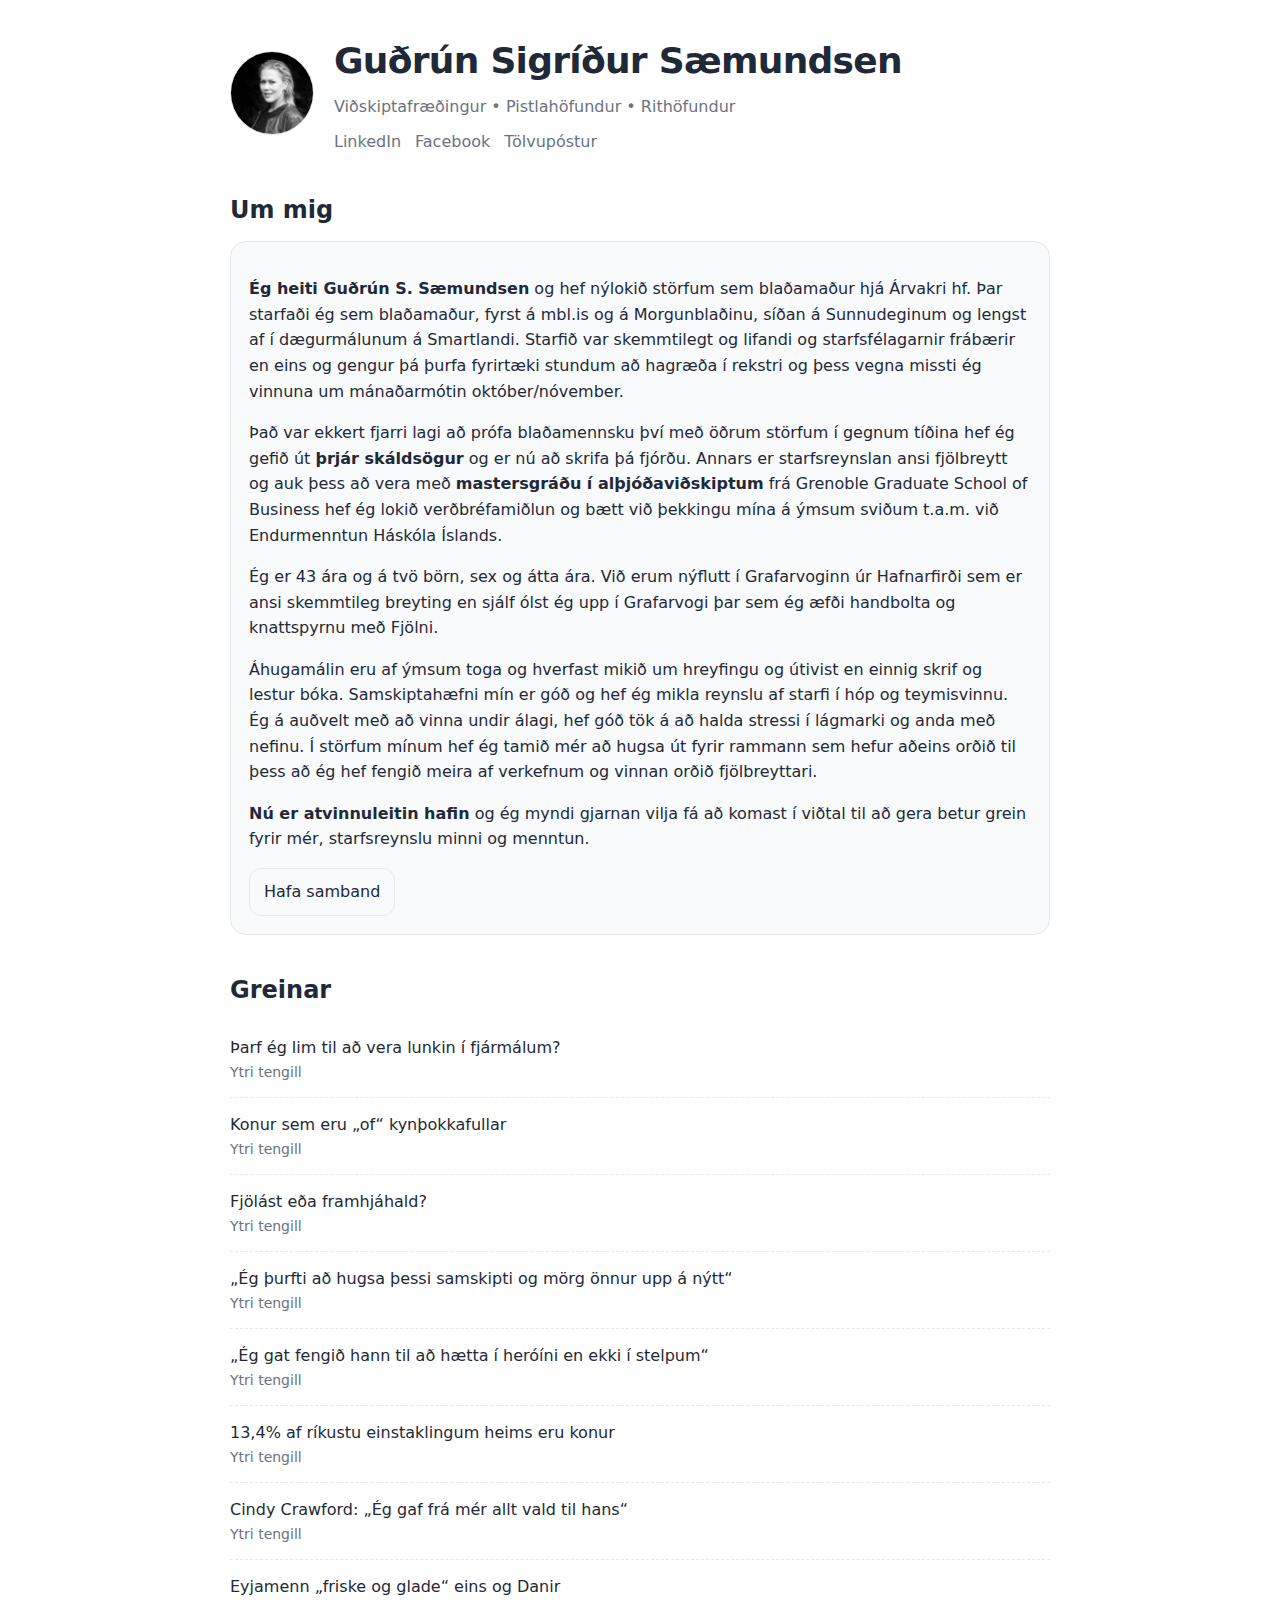
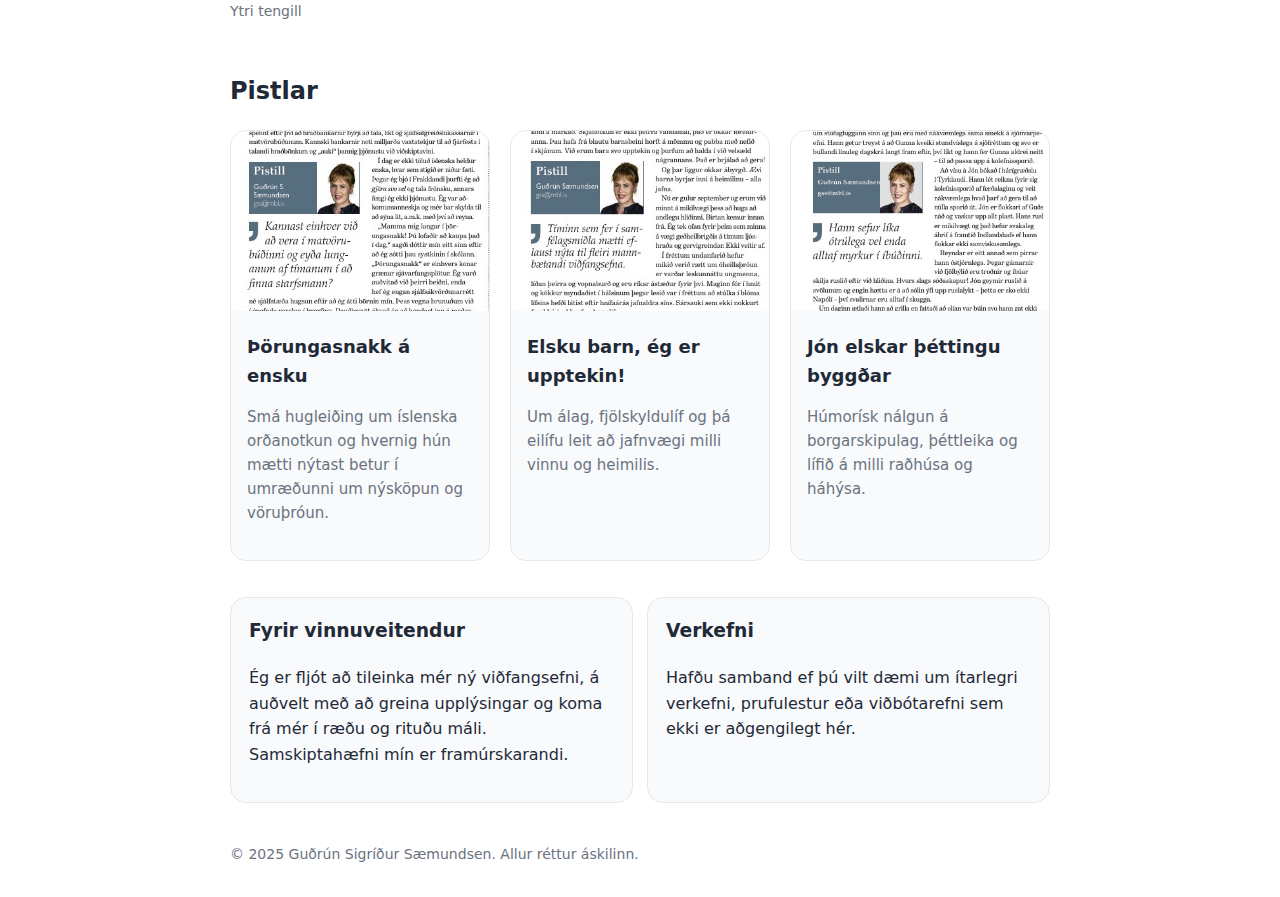
<file: index.html>
<!doctype html>
<html lang="is">
<head>
  <meta charset="utf-8">
  <meta name="viewport" content="width=device-width, initial-scale=1">
  <title>Guðrún Sigríður Sæmundsen — Viðskiptafræðingur • Pistlahöfundur • Rithöfundur</title>
  <meta name="description" content="Guðrún Sigríður Sæmundsen — Viðskiptafræðingur • Pistlahöfundur • Rithöfundur. Kynningarsíða með pistlum og fréttagreinum.">
  <meta property="og:title" content="Guðrún Sigríður Sæmundsen — Viðskiptafræðingur • Pistlahöfundur • Rithöfundur">
  <meta property="og:description" content="Kynningarsíða með pistlum og greinum.">
  <meta property="og:type" content="website">
  <meta property="og:url" content="https://username.github.io/">
  <meta name="theme-color" content="#0ea5e9">
  <link rel="preload" href="styles.css" as="style">
  <link rel="stylesheet" href="styles.css">
  <script type="application/ld+json">{"@context": "https://schema.org", "@type": "Person", "name": "Guðrún Sigríður Sæmundsen", "jobTitle": ["Viðskiptafræðingur", "Pistlahöfundur", "Rithöfundur"], "email": "mailto:gurrysaem@gmail.com", "url": "https://gudrunsaem.com"}</script>
</head>
<body>
  <main class="container">
    <header class="header">
      <img src="images/gudrunsaem.png" alt="Guðrún Sigríður Sæmundsen" class="avatar">
      <div>
        <h1 class="title">Guðrún Sigríður Sæmundsen</h1>
        <p class="tagline">Viðskiptafræðingur • Pistlahöfundur • Rithöfundur</p>
        <nav class="nav" aria-label="Tenglar">
          <a href="https://is.linkedin.com/in/gudrun-saemundsen-52265658">LinkedIn</a>
          <a href="https://www.facebook.com/gudrunsaemundsen/">Facebook</a>
          <a href="mailto:gurrysaem@gmail.com" class="">Tölvupóstur</a>          
        </nav>
      </div>
    </header>

    <section id="about" class="section">
      <h2 style="margin:0 0 12px 0">Um mig</h2>
      <div class="card">
        <p><strong>Ég heiti Guðrún S. Sæmundsen</strong> og hef nýlokið störfum sem blaðamaður hjá Árvakri hf. Þar starfaði ég sem blaðamaður, fyrst á mbl.is og á Morgunblaðinu, síðan á Sunnudeginum og lengst af í dægurmálunum á Smartlandi. Starfið var skemmtilegt og lifandi og starfsfélagarnir frábærir en eins og gengur þá þurfa fyrirtæki stundum að hagræða í rekstri og þess vegna missti ég vinnuna um mánaðarmótin október/nóvember.</p>

        <p>Það var ekkert fjarri lagi að prófa blaðamennsku því með öðrum störfum í gegnum tíðina hef ég gefið út <strong>þrjár skáldsögur</strong> og er nú að skrifa þá fjórðu. Annars er starfsreynslan ansi fjölbreytt og auk þess að vera með <strong>mastersgráðu í alþjóðaviðskiptum</strong> frá Grenoble Graduate School of Business hef ég lokið verðbréfamiðlun og bætt við þekkingu mína á ýmsum sviðum t.a.m. við Endurmenntun Háskóla Íslands.</p>

        <p>Ég er 43 ára og á tvö börn, sex og átta ára. Við erum nýflutt í Grafarvoginn úr Hafnarfirði sem er ansi skemmtileg breyting en sjálf ólst ég upp í Grafarvogi þar sem ég æfði handbolta og knattspyrnu með Fjölni.</p>

        <p>Áhugamálin eru af ýmsum toga og hverfast mikið um hreyfingu og útivist en einnig skrif og lestur bóka. Samskiptahæfni mín er góð og hef ég mikla reynslu af starfi í hóp og teymisvinnu. Ég á auðvelt með að vinna undir álagi, hef góð tök á að halda stressi í lágmarki og anda með nefinu. Í störfum mínum hef ég tamið mér að hugsa út fyrir rammann sem hefur aðeins orðið til þess að ég hef fengið meira af verkefnum og vinnan orðið fjölbreyttari.</p>

        <p><strong>Nú er atvinnuleitin hafin</strong> og ég myndi gjarnan vilja fá að komast í viðtal til að gera betur grein fyrir mér, starfsreynslu minni og menntun.</p>

        <!-- Valfrjálst: hnappur fyrir samskipti -->
        <div style="margin-top:10px">
          <a class="btn" href="mailto:gurrysaem@gmail.com">Hafa samband</a>
        </div>
      </div>
    </section>


    <section class="section">
      <h2 style="margin:0 0 12px 0">Greinar</h2>
      <ul class="list">
        <li><a href="https://www.mbl.is/smartland/frami/2025/07/25/tharf_eg_lim_til_ad_vera_lunkin_i_fjarmalum/" target="_blank" rel="noopener">Þarf ég lim til að vera lunkin í fjármálum?</a><div class="meta">Ytri tengill</div></li>
        <li><a href="https://www.mbl.is/smartland/samskipti/2025/06/06/konur_sem_eru_of_kynthokkafullar/" target="_blank" rel="noopener">Konur sem eru „of“ kynþokkafullar</a><div class="meta">Ytri tengill</div></li>
        <li><a href="https://www.mbl.is/smartland/samskipti/2025/02/28/fjolast_eda_framhjahald/" target="_blank" rel="noopener">Fjölást eða framhjáhald?</a><div class="meta">Ytri tengill</div></li>
        <li><a href="https://www.mbl.is/smartland/samskipti/2025/10/19/eg_thurfti_ad_hugsa_thessi_samskipti_og_morg_onnur_/" target="_blank" rel="noopener">„Ég þurfti að hugsa þessi samskipti og mörg önnur upp á nýtt“</a><div class="meta">Ytri tengill</div></li>
        <li><a href="https://www.mbl.is/folk/frettir/2025/10/26/eg_gat_fengid_hann_til_ad_haetta_i_heroini_en_ekki_/" target="_blank" rel="noopener">„Ég gat fengið hann til að hætta í heróíni en ekki í stelpum“</a><div class="meta">Ytri tengill</div></li>
        <li><a href="https://www.mbl.is/smartland/frettir/2025/10/09/13_4_prosent_af_rikustu_einstaklingum_heims_eru_kon/" target="_blank" rel="noopener">13,4% af ríkustu einstaklingum heims eru konur</a><div class="meta">Ytri tengill</div></li>
        <li><a href="https://www.mbl.is/smartland/stars/2025/07/30/cindy_crawford_eg_gaf_fra_mer_allt_vald_til_hans/" target="_blank" rel="noopener">Cindy Crawford: „Ég gaf frá mér allt vald til hans“</a><div class="meta">Ytri tengill</div></li>
        <li><a href="https://www.mbl.is/ferdalog/frettir/2025/07/30/eyjamenn_friske_og_glade_eins_og_danir/" target="_blank" rel="noopener">Eyjamenn „friske og glade“ eins og Danir</a><div class="meta">Ytri tengill</div></li>
      </ul>
    </section>

    <section id="pistlar" class="section">
      <h2 style="margin-bottom:20px">Pistlar</h2>
      <div class="post-grid">
        <a href="thorungasnakk.html" class="post-card">
          <img src="images/thorungasnakk.jpg" alt="Þörungasnakk á ensku">
          <div class="post-content">
            <h3>Þörungasnakk á ensku</h3>
            <p>Smá hugleiðing um íslenska orðanotkun og hvernig hún mætti nýtast betur í umræðunni um nýsköpun og vöruþróun.</p>
          </div>
        </a>

        <a href="elsku-barn.html" class="post-card">
          <img src="images/elsku-barn.jpg" alt="Elsku barn, ég er upptekin!">
          <div class="post-content">
            <h3>Elsku barn, ég er upptekin!</h3>
            <p>Um álag, fjölskyldulíf og þá eilífu leit að jafnvægi milli vinnu og heimilis.</p>
          </div>
        </a>

        <a href="jon-elskar.html" class="post-card">
          <img src="images/jon-elskar.jpg" alt="Jón elskar þéttingu byggðar">
          <div class="post-content">
            <h3>Jón elskar þéttingu byggðar</h3>
            <p>Húmorísk nálgun á borgarskipulag, þéttleika og lífið á milli raðhúsa og háhýsa.</p>
          </div>
        </a>
      </div>
    </section>    

    <section class="section grid">
      <div class="card">
        <h3 style="margin-top:0">Fyrir vinnuveitendur</h3>
        <p>Ég er fljót að tileinka mér ný viðfangsefni, á auðvelt með að greina upplýsingar og koma frá mér í ræðu og rituðu máli. Samskiptahæfni mín er framúrskarandi.</p>
      </div>
      <div class="card">
        <h3 style="margin-top:0">Verkefni</h3>
        <p>Hafðu samband ef þú vilt dæmi um ítarlegri verkefni, prufulestur eða viðbótarefni sem ekki er aðgengilegt hér.</p>
      </div>
    </section>



    <footer class="footer">
      © 2025 Guðrún Sigríður Sæmundsen. Allur réttur áskilinn.
    </footer>
  </main>
</body>
</html>
</file>
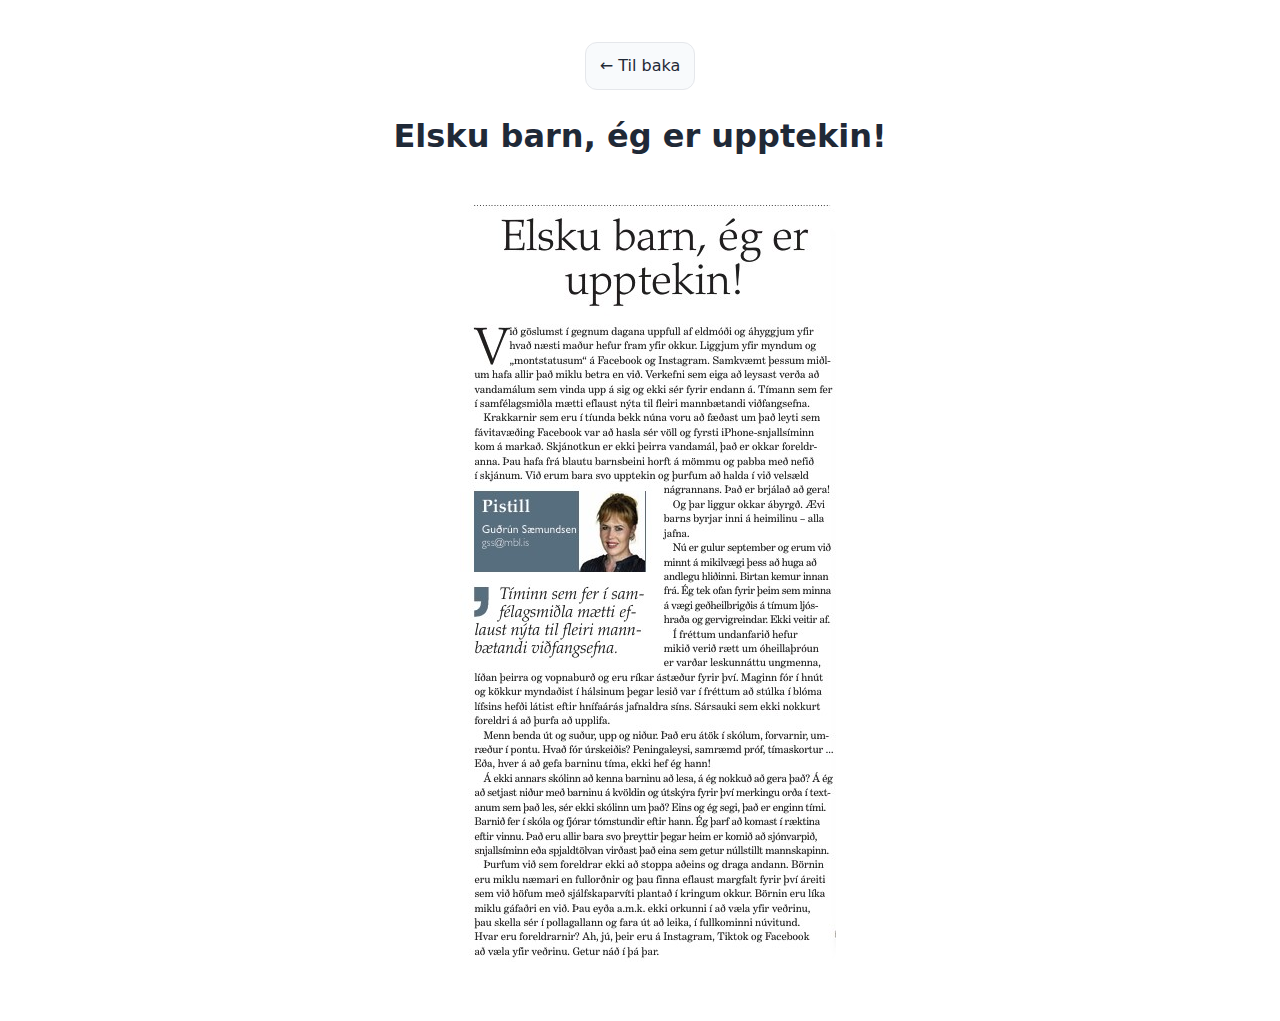
<file: elsku-barn.html>
<!doctype html>
<html lang="is">
<head>
  <meta charset="utf-8">
  <title>Elsku barn, ég er upptekin! — Guðrún S. Sæmundsen</title>
  <meta name="viewport" content="width=device-width, initial-scale=1">
  <link rel="stylesheet" href="styles.css">
  <style>
    body { display: flex; flex-direction: column; align-items: center; background: var(--bg); }
    img { max-width: 100%; height: auto; border-radius: 12px; margin: 20px 0; }
    a.btn { margin-top: 10px; }
  </style>
</head>
<body>
  <main class="container" style="text-align:center;">
    <a href="index.html" class="btn">← Til baka</a>
    <h1>Elsku barn, ég er upptekin!</h1>
    <img src="images/elsku-barn.jpg" alt="Elsku barn, ég er upptekin! grein">
  </main>
</body>
</html>
</file>
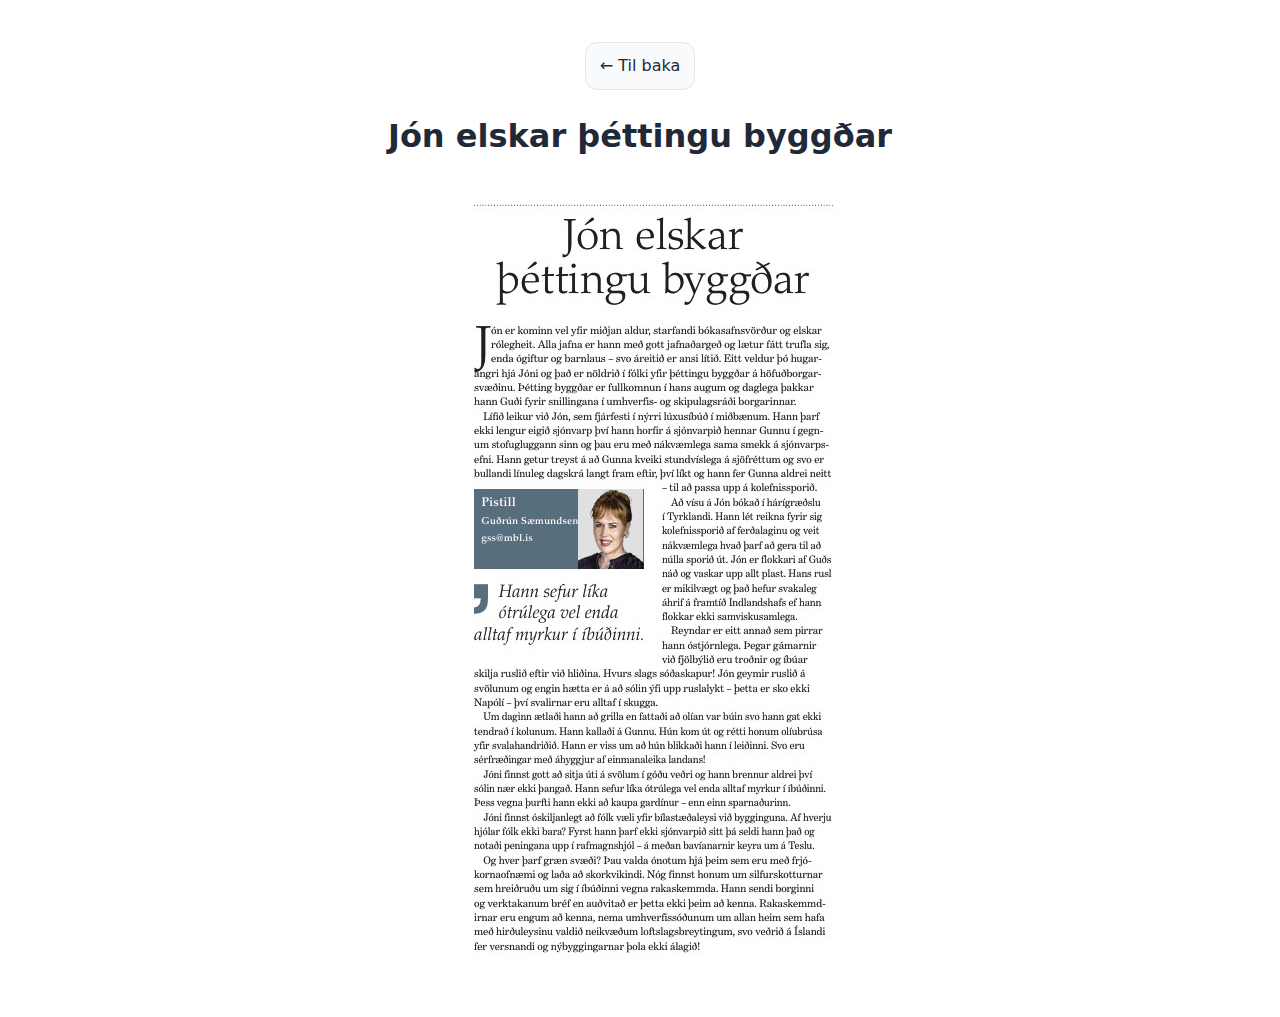
<file: jon-elskar.html>
<!doctype html>
<html lang="is">
<head>
  <meta charset="utf-8">
  <title>Jón elskar þéttingu byggðar — Guðrún S. Sæmundsen</title>
  <meta name="viewport" content="width=device-width, initial-scale=1">
  <link rel="stylesheet" href="styles.css">
  <style>
    body { display: flex; flex-direction: column; align-items: center; background: var(--bg); }
    img { max-width: 100%; height: auto; border-radius: 12px; margin: 20px 0; }
    a.btn { margin-top: 10px; }
  </style>
</head>
<body>
  <main class="container" style="text-align:center;">
    <a href="index.html" class="btn">← Til baka</a>
    <h1>Jón elskar þéttingu byggðar</h1>
    <img src="images/jon-elskar.jpg" alt="Jón elskar þéttingu byggðar grein">
  </main>
</body>
</html>
</file>
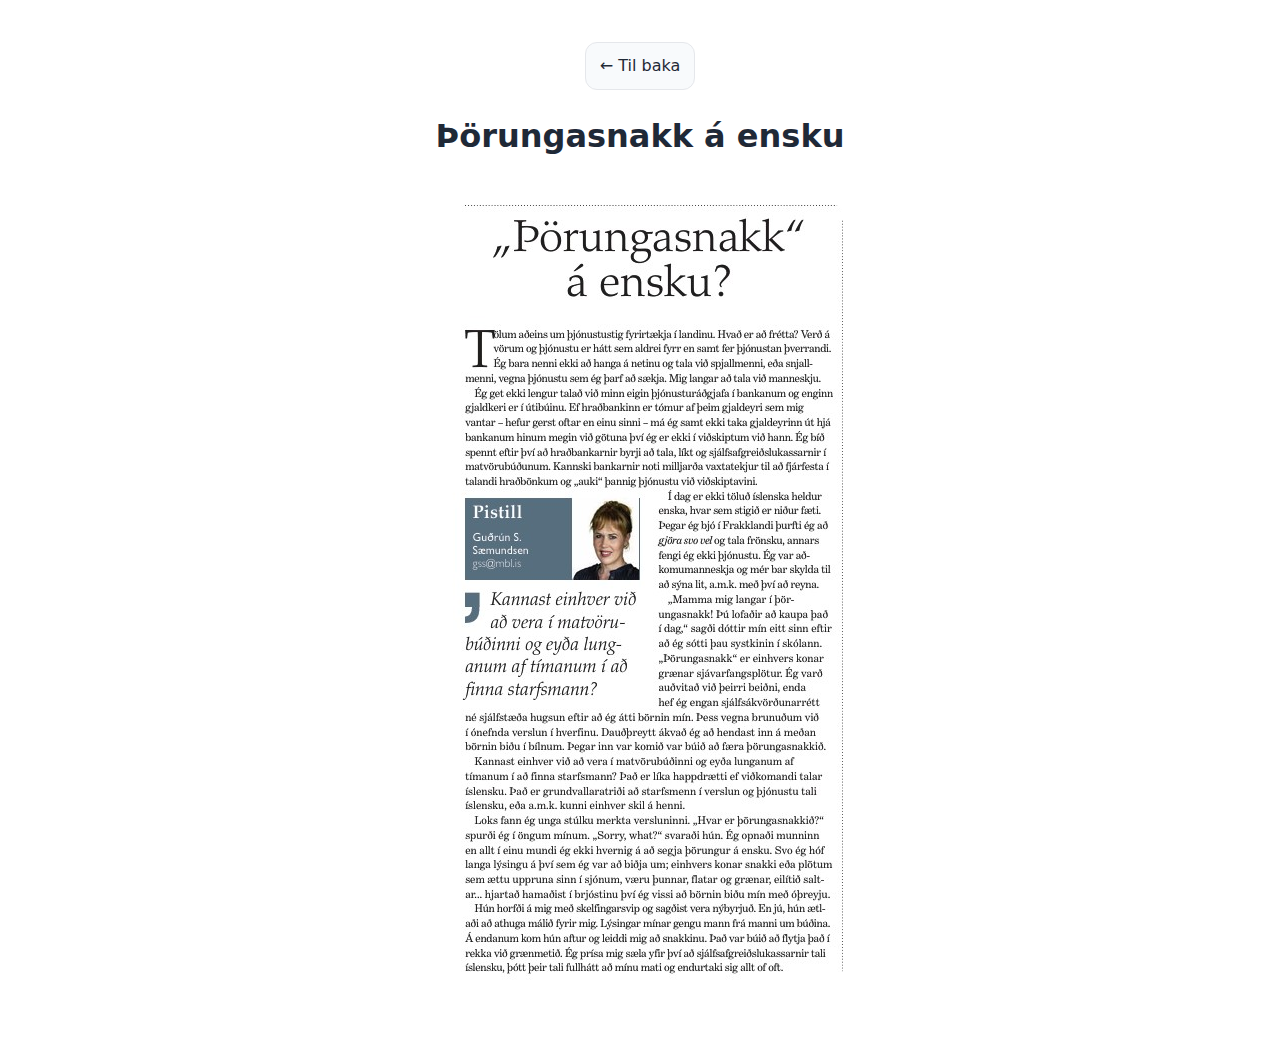
<file: thorungasnakk.html>
<!doctype html>
<html lang="is">
<head>
  <meta charset="utf-8">
  <title>Þörungasnakk á ensku — Guðrún S. Sæmundsen</title>
  <meta name="viewport" content="width=device-width, initial-scale=1">
  <link rel="stylesheet" href="styles.css">
  <style>
    body { display: flex; flex-direction: column; align-items: center; background: var(--bg); }
    img { max-width: 100%; height: auto; border-radius: 12px; margin: 20px 0; }
    a.btn { margin-top: 10px; }
  </style>
</head>
<body>
  <main class="container" style="text-align:center;">
    <a href="index.html" class="btn">← Til baka</a>
    <h1>Þörungasnakk á ensku</h1>
    <img src="images/thorungasnakk.jpg" alt="Þörungasnakk á ensku grein">
  </main>
</body>
</html>
</file>
<file: styles.css>
:root{
  --bg: #ffffff;
  --fg: #1f2937;
  --muted:#6b7280;
  --accent:#0ea5e9;
  --card:#f8fafc;
  --border:#e5e7eb;
}
@media (prefers-color-scheme: dark){
  :root{
    --bg:#0b0f14;
    --fg:#e5e7eb;
    --muted:#9ca3af;
    --accent:#38bdf8;
    --card:#111827;
    --border:#1f2937;
  }
}
*{box-sizing:border-box}
html{font-family: ui-sans-serif, system-ui, -apple-system, Segoe UI, Roboto, Helvetica, Arial, "Apple Color Emoji","Segoe UI Emoji";}
body{margin:0; background:var(--bg); color:var(--fg); line-height:1.6}
.container{max-width:860px; margin:0 auto; padding:32px 20px}
.header{display:flex; gap:20px; align-items:center; margin-bottom:28px}
.avatar{width:84px; height:84px; border-radius:50%; border:1px solid var(--border); object-fit:cover; display:block;}
.title{margin:0; font-size:clamp(26px, 3.2vw, 36px); letter-spacing:-0.02em}
.tagline{margin:4px 0 0; color:var(--muted)}
.badge{display:inline-block; padding:4px 10px; border:1px solid var(--border); border-radius:999px; background:var(--card); font-size:12px; color:var(--muted)}
.nav{display:flex; gap:14px; flex-wrap:wrap; margin-top:10px}
.nav a{color:var(--muted); text-decoration:none}
.nav a:hover{color:var(--fg); text-decoration:underline}
.section{margin:36px 0}
.card{border:1px solid var(--border); background:var(--card); border-radius:16px; padding:18px}
.list{list-style:none; padding:0; margin:0}
.list li{padding:14px 0; border-bottom:1px dashed var(--border)}
.list li:last-child{border-bottom:none}
.list a{color:var(--fg); text-decoration:none}
.list a:hover{text-decoration:underline; color:var(--accent)}
.meta{color:var(--muted); font-size:14px}
.footer{margin-top:40px; font-size:14px; color:var(--muted)}
.btn{display:inline-flex; align-items:center; gap:8px; padding:10px 14px; border-radius:12px; border:1px solid var(--border); background:var(--card); color:var(--fg); text-decoration:none}
.btn:hover{border-color:var(--accent)}
.grid{display:grid; grid-template-columns:1fr; gap:14px}
@media (min-width:640px){ .grid{grid-template-columns:1fr 1fr} }

.post-grid {
  display: grid;
  grid-template-columns: 1fr;
  gap: 20px;
}
@media (min-width:640px) {
  .post-grid { grid-template-columns: 1fr 1fr 1fr; }
}
.post-card {
  display: block;
  border-radius: 16px;
  overflow: hidden;
  text-decoration: none;
  color: var(--fg);
  background: var(--card);
  border: 1px solid var(--border);
  transition: transform 0.2s ease, box-shadow 0.2s ease;
}
.post-card img {
  width: 100%;
  height: 180px;
  object-fit: cover;
}
.post-content {
  padding: 14px 16px 20px 16px;
}
.post-content h3 {
  margin: 0 0 6px 0;
  font-size: 18px;
}
.post-content p {
  color: var(--muted);
  font-size: 15px;
}
.post-card:hover {
  transform: translateY(-4px);
  box-shadow: 0 6px 18px rgba(0,0,0,0.08);
}
</file>
